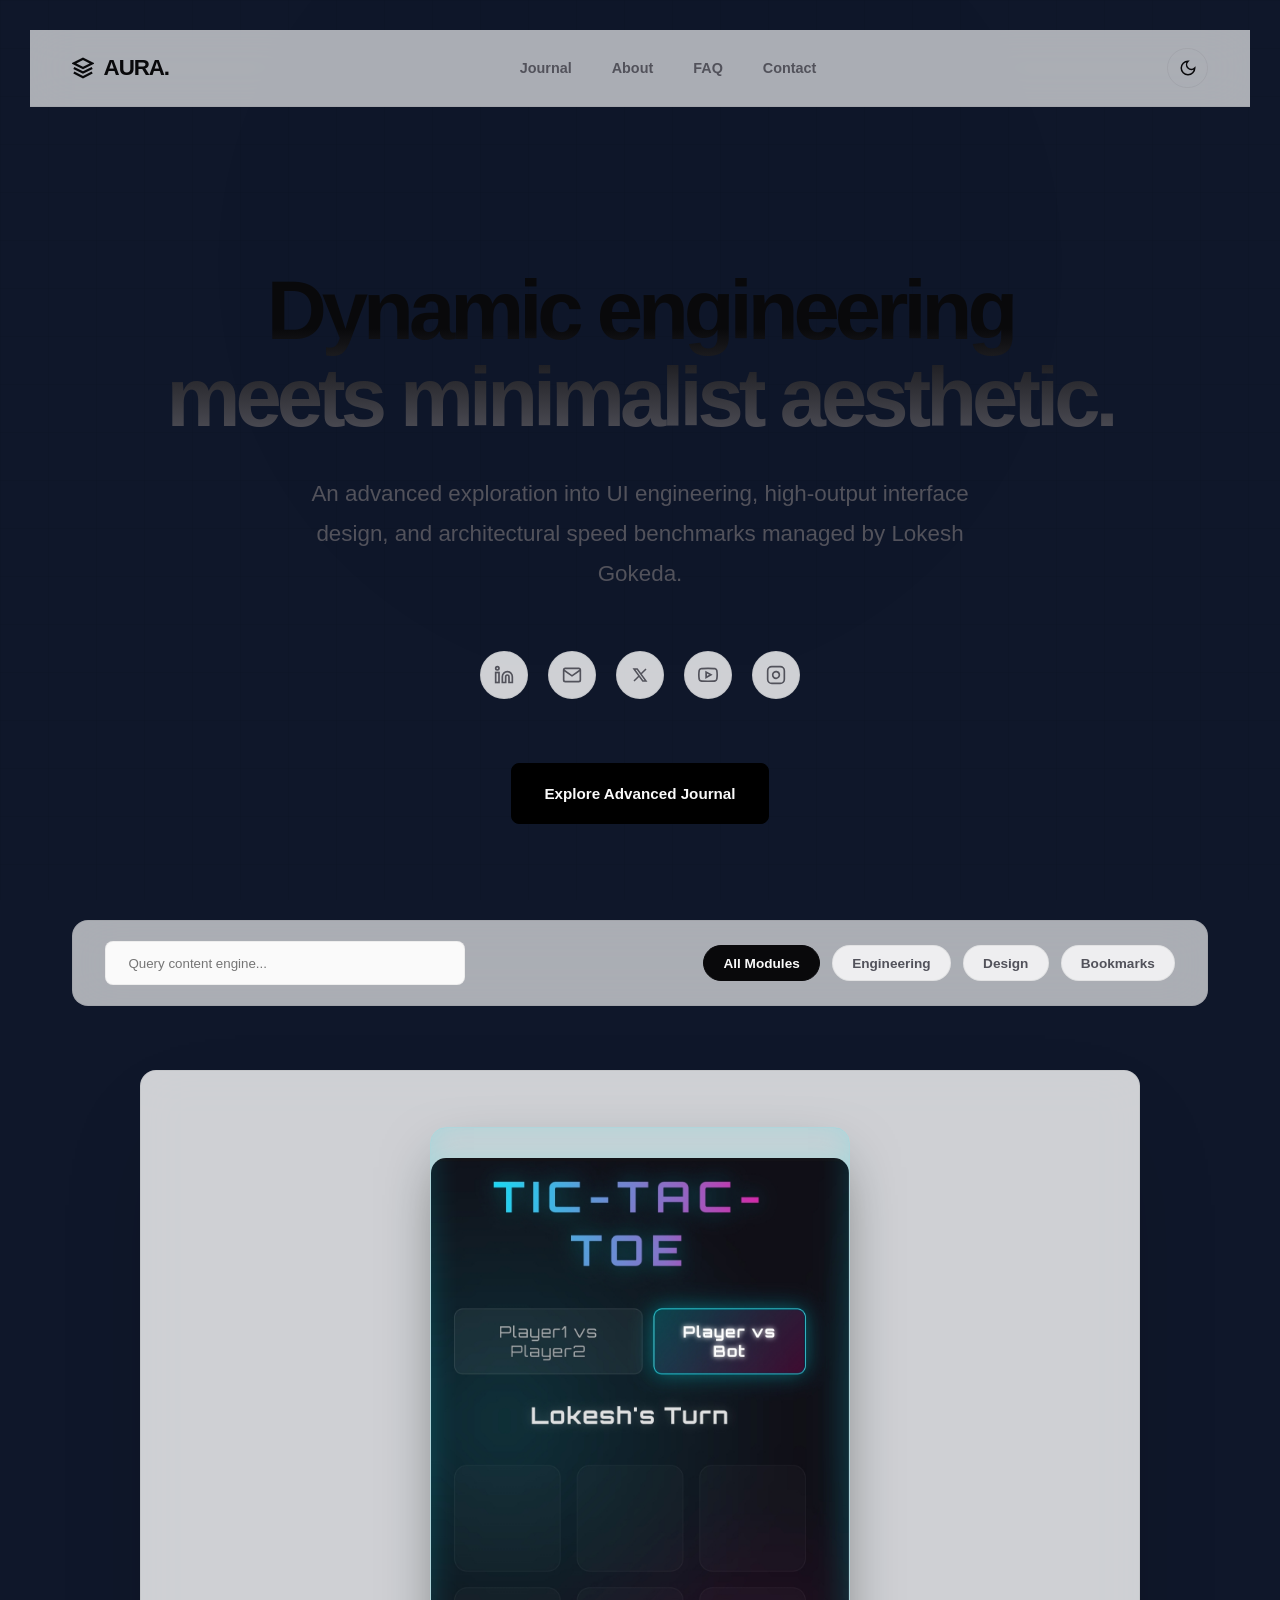
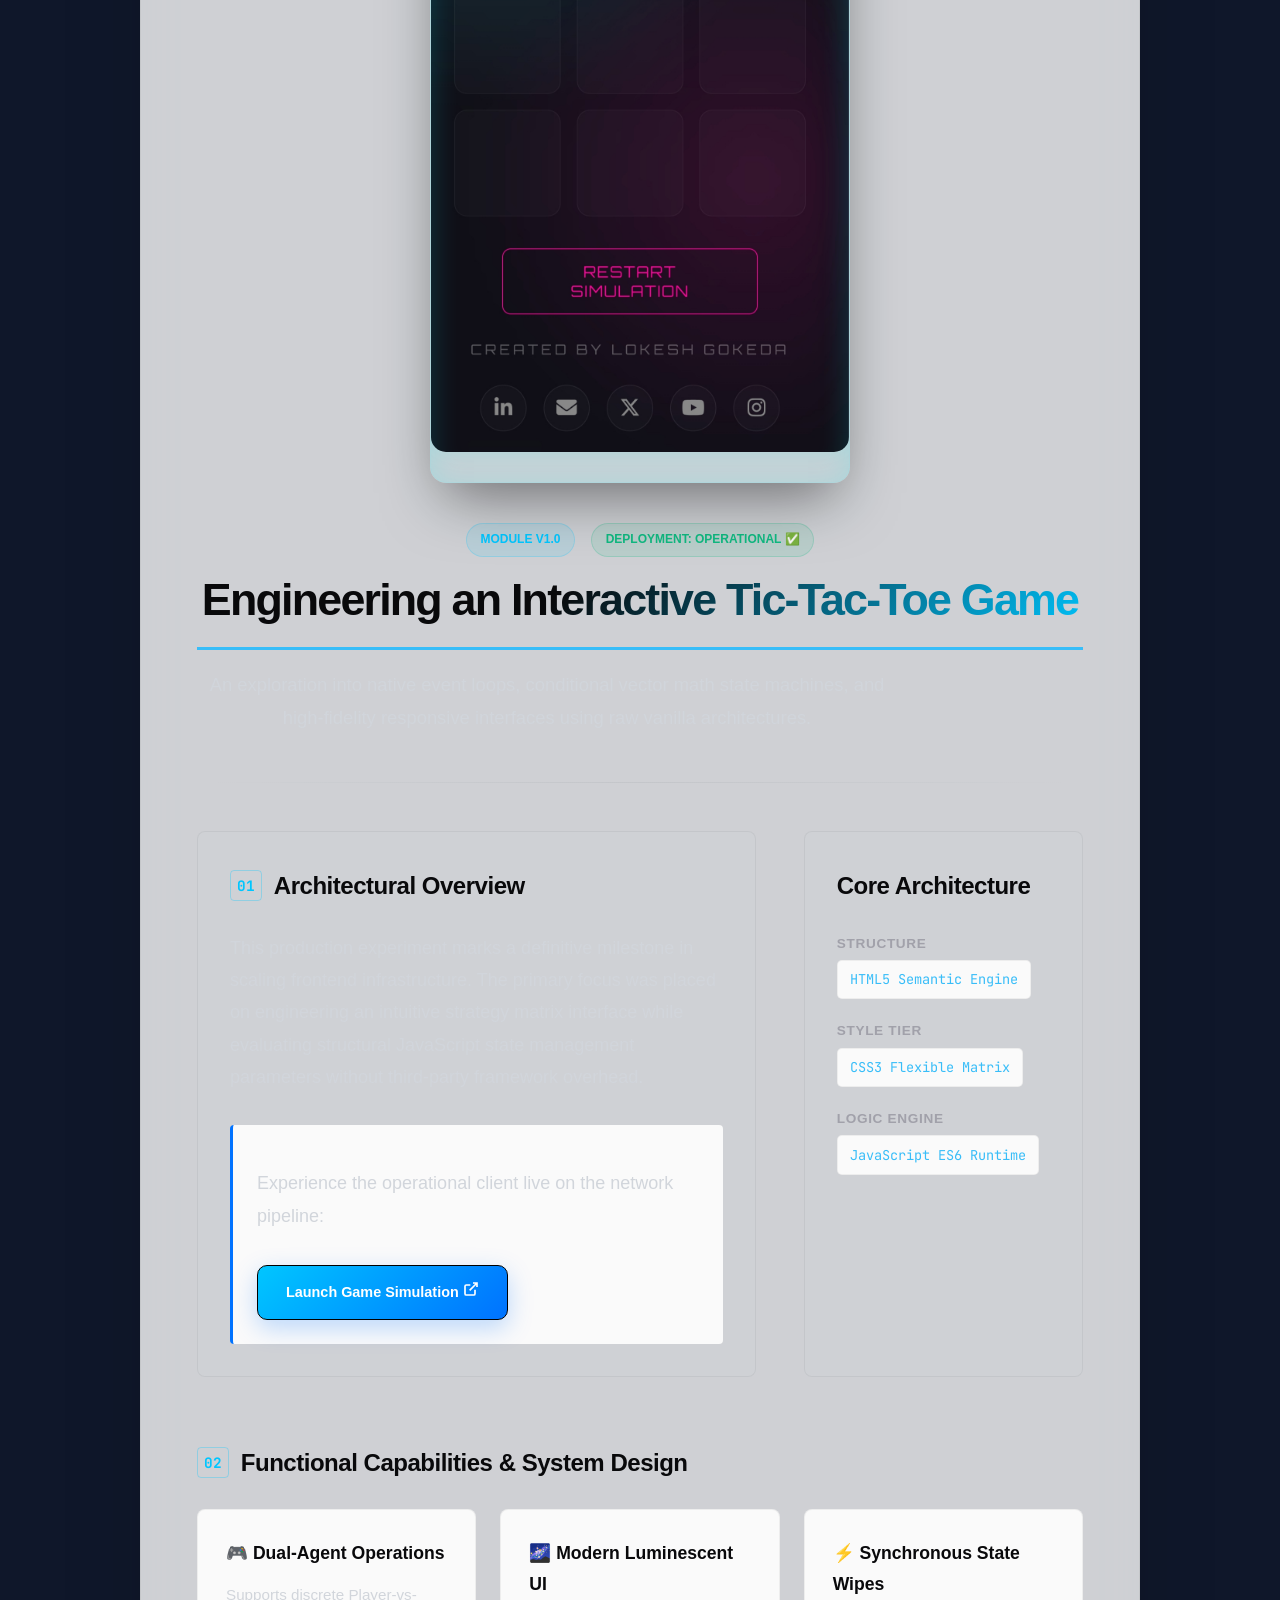
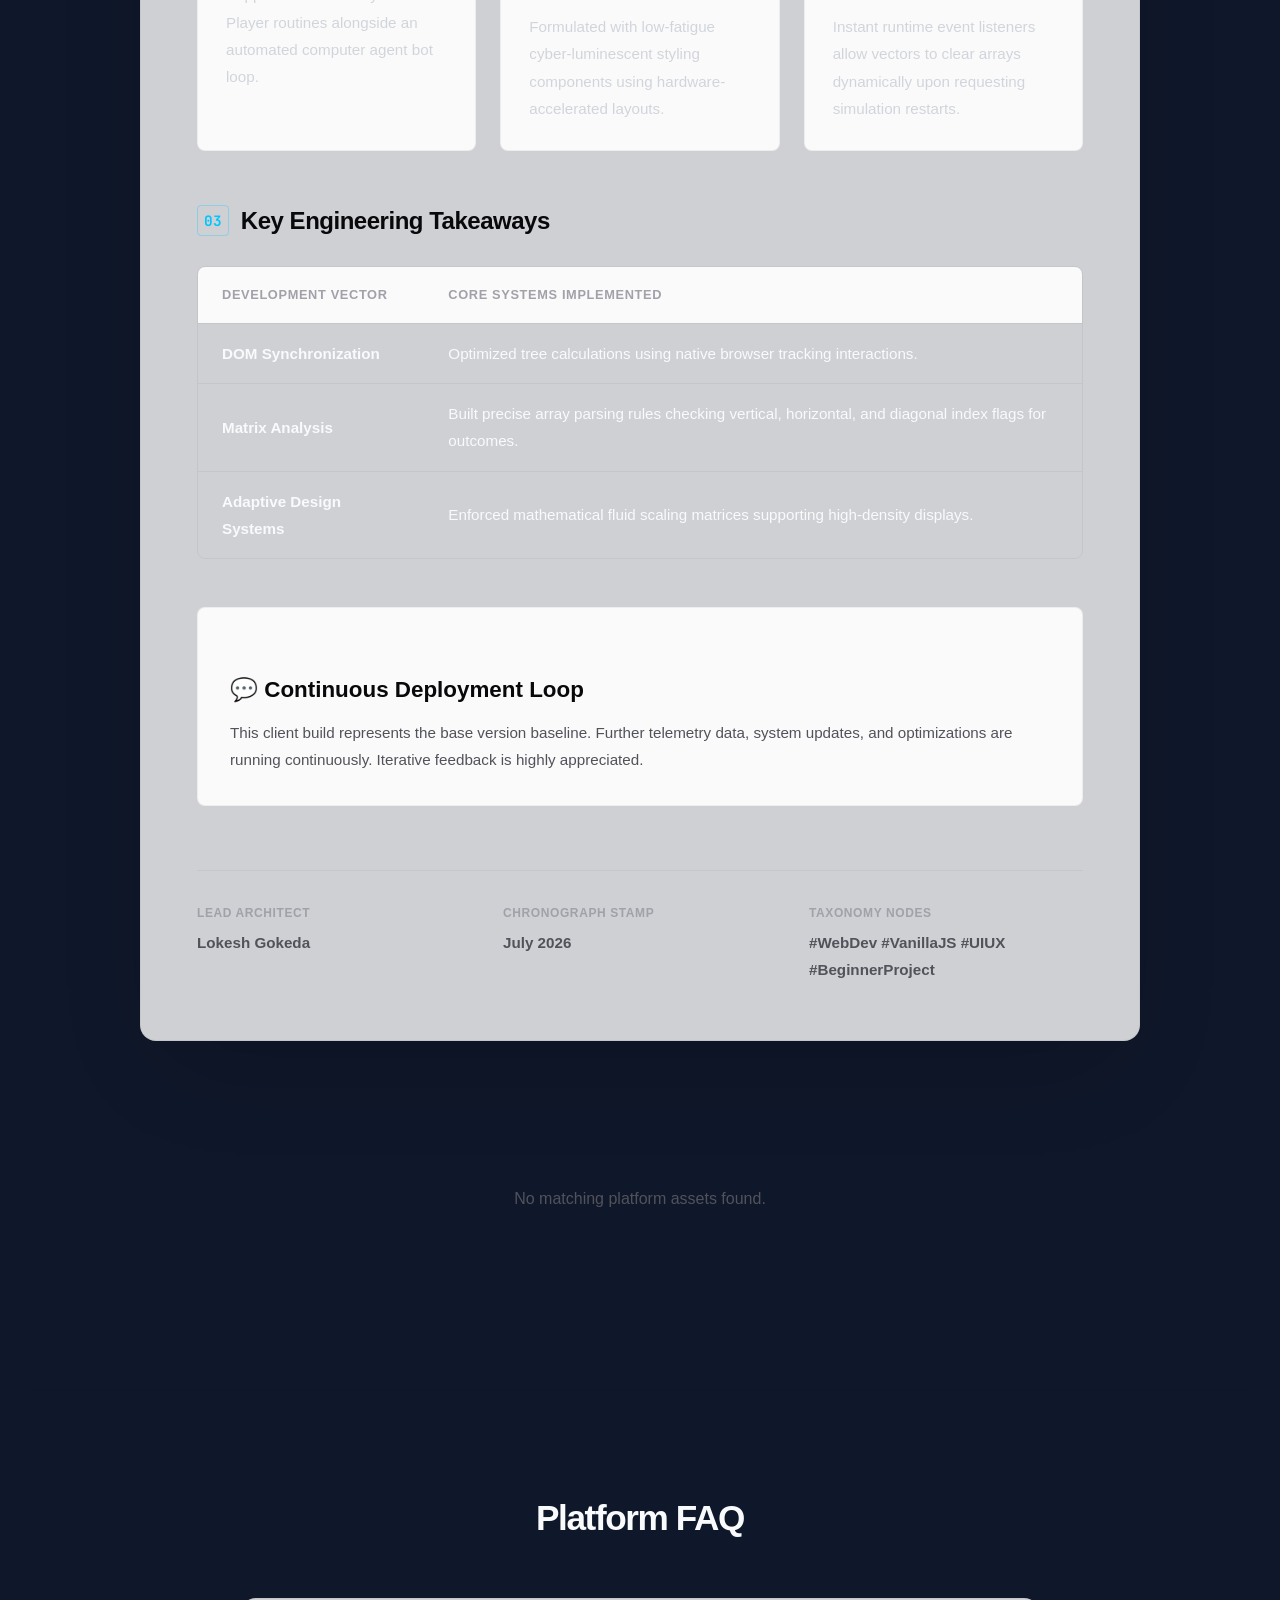
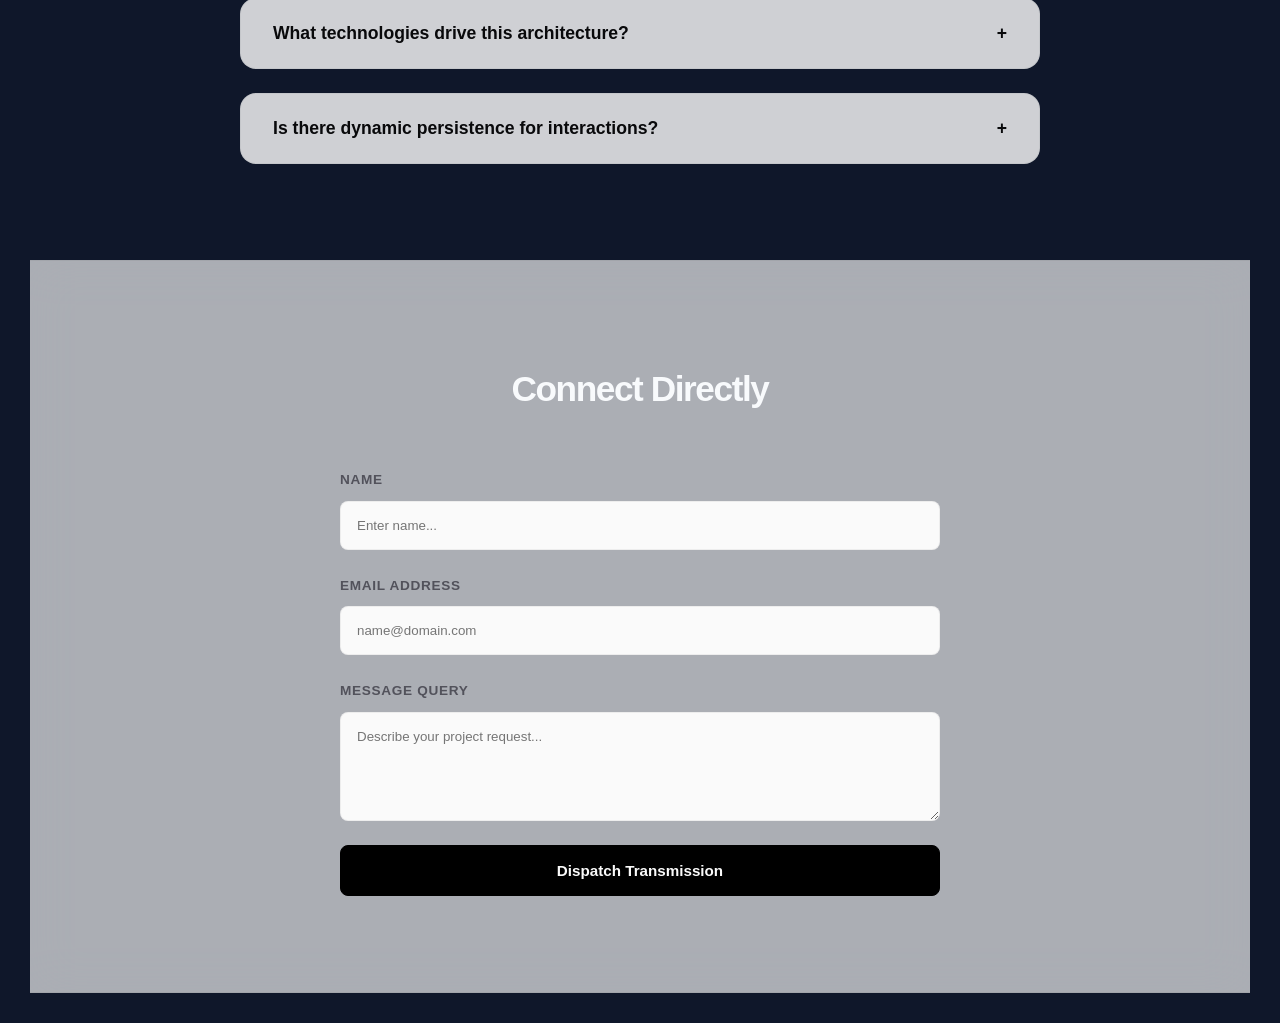
<file: index.html>
<!DOCTYPE html>
<html lang="en" data-theme="light">
<head>
    <meta charset="UTF-8">
    <meta name="viewport" content="width=device-width, initial-scale=1.0">
    <title>Aura // Portfolio & Dynamic Engineering Journal</title>
    <link rel="stylesheet" href="style.css">
</head>
<body>

    <!-- Dynamic Glassmorphic Navigation -->
    <header class="site-header">
        <div class="container nav-container">
            <a href="index.html" class="logo">
                <svg width="22" height="22" viewBox="0 0 24 24" fill="none" stroke="currentColor" stroke-width="2.5"><path d="M12 2L2 7l10 5 10-5-10-5zM2 17l10 5 10-5M2 12l10 5 10-5"/></svg>
                AURA.
            </a>
            <nav>
                <ul class="nav-links">
                    <li><a href="index.html">Journal</a></li>
                    <li><a href="#about">About</a></li>
                    <li><a href="#faq">FAQ</a></li>
                    <li><a href="#contact">Contact</a></li>
                </ul>
            </nav>
            <div class="nav-actions">
                <button id="theme-toggle" class="theme-toggle-btn" aria-label="Toggle Theme">
                    <svg width="18" height="18" viewBox="0 0 24 24" fill="none" stroke="currentColor" stroke-width="2"><path d="M12 3a6 6 0 0 0 9 9 9 9 0 1 1-9-9Z"/></svg>
                </button>
            </div>
        </div>
    </header>

    <main class="container">
        <!-- Hero and Dynamic Social Matrix Link Connectors -->
        <section class="hero">
            <h1>Dynamic engineering <br>meets minimalist aesthetic.</h1>
            <p>An advanced exploration into UI engineering, high-output interface design, and architectural speed benchmarks managed by Lokesh Gokeda.</p>
            
            <div class="social-connect-bar">
                <a href="https://www.linkedin.com/in/lokesh-gokeda-b88436360?utm_source=share_via&utm_content=profile&utm_medium=member_android" target="_blank" class="social-icon-link" aria-label="LinkedIn">
                    <svg width="20" height="20" viewBox="0 0 24 24" fill="none" stroke="currentColor" stroke-width="2"><path d="M16 8a6 6 0 0 1 6 6v7h-4v-7a2 2 0 0 0-2-2 2 2 0 0 0-2 2v7h-4v-7a6 6 0 0 1 6-6z"></path><rect x="2" y="9" width="4" height="12"></rect><circle cx="4" cy="4" r="2"></circle></svg>
                </a>
                <a href="mailto:lokeshgokeda2@gmail.com" class="social-icon-link" aria-label="Email">
                    <svg width="20" height="20" viewBox="0 0 24 24" fill="none" stroke="currentColor" stroke-width="2"><path d="M4 4h16c1.1 0 2 .9 2 2v12c0 1.1-.9 2-2 2H4c-1.1 0-2-.9-2-2V6c0-1.1.9-2 2-2z"></path><polyline points="22,6 12,13 2,6"></polyline></svg>
                </a>
                <a href="https://x.com/LOKESHGOKEDA" target="_blank" class="social-icon-link" aria-label="Twitter">
                    <svg width="18" height="18" viewBox="0 0 24 24" fill="none" stroke="currentColor" stroke-width="2"><path d="M4 4l11.733 16h4.267l-11.733 -16z M4 20l6.768 -6.768 M20 4l-6.768 6.768"/></svg>
                </a>
                <a href="https://youtube.com/@lokeshgokeda-j9b?si=WblMGaC1b5l6tPfF" target="_blank" class="social-icon-link" aria-label="YouTube">
                    <svg width="20" height="20" viewBox="0 0 24 24" fill="none" stroke="currentColor" stroke-width="2"><path d="M22.54 6.42a2.78 2.78 0 0 0-1.94-2C18.88 4 12 4 12 4s-6.88 0-8.6.46a2.78 2.78 0 0 0-1.94 2A29 29 0 0 0 1 11.75a29 29 0 0 0 .46 5.33A2.78 2.78 0 0 0 3.4 19c1.72.46 8.6.46 8.6.46s6.88 0 8.6-.46a2.78 2.78 0 0 0 1.94-2 29 29 0 0 0 .46-5.25 29 29 0 0 0-.46-5.33z"></path><polygon points="9.75 15.02 15.5 11.75 9.75 8.48 9.75 15.02"></polygon></svg>
                </a>
                <a href="https://www.instagram.com/alwayslokesh007?igsh=cTdnNnQ3dXBudnQ0" target="_blank" class="social-icon-link" aria-label="Instagram">
                    <svg width="20" height="20" viewBox="0 0 24 24" fill="none" stroke="currentColor" stroke-width="2"><rect x="2" y="2" width="20" height="20" rx="5" ry="5"></rect><path d="M16 11.37A4 4 0 1 1 12.63 8 4 4 0 0 1 16 11.37z"></path><line x1="17.5" y1="6.5" x2="17.51" y2="6.5"></line></svg>
                </a>
            </div>

            <a href="#journal-grid" class="btn btn-primary">Explore Advanced Journal</a>
        </section>

        <!-- Advanced Search Filter Mechanics Panel -->
        <section id="journal-grid" class="search-filter-controls">
            <div class="search-wrapper">
                <input type="text" id="search-input" placeholder="Query content engine...">
            </div>
            <div class="category-pills">
                <button class="pill-btn active" data-category="all">All Modules</button>
                <button class="pill-btn" data-category="engineering">Engineering</button>
                <button class="pill-btn" data-category="design">Design</button>
                <button class="pill-btn" data-category="bookmarks">Bookmarks</button>
            </div>
        </section>

        <!-- Premium Node Project Feature -->
        <div class="blog-post professional-node">
            <div class="node-hero-showcase">
                <div class="game-mockup-wrapper">
                    <img src="Tik.jpg" alt="Tic-Tac-Toe High Output Simulation Interface" class="neon-ui-mockup" loading="lazy">
                    <div class="glow-layer"></div>
                </div>
                
                <div class="node-header-meta">
                    <span class="badge-accent">Module v1.0</span>
                    <span class="badge-status status-complete">Deployment: Operational ✅</span>
                </div>
                
                <h1 class="gradient-title">Engineering an Interactive Tic-Tac-Toe Game</h1>
                <p class="node-lead">
                    An exploration into native event loops, conditional vector math state machines, and high-fidelity responsive interfaces using raw vanilla architectures.
                </p>
            </div>

            <hr class="section-divider">

            <div class="node-grid-layout">
                <div class="grid-card main-desc">
                    <h2><span class="step-num">01</span> Architectural Overview</h2>
                    <p>
                        This production experiment marks a definitive milestone in scaling frontend infrastructure. The primary focus was placed on engineering an intuitive strategy matrix interface while evaluating structural JavaScript state management parameters without third-party framework overhead.
                    </p>
                    <div class="interactive-cta-box">
                        <p>Experience the operational client live on the network pipeline:</p>
                        <a href="https://lokeshgokeda.github.io/Tic-tac-toe-/" target="_blank" class="btn btn-primary premium-neon-btn">
                            Launch Game Simulation
                            <svg width="16" height="16" viewBox="0 0 24 24" fill="none" stroke="currentColor" stroke-width="2.5"><path d="M18 13v6a2 2 0 0 1-2 2H5a2 2 0 0 1-2-2V8a2 2 0 0 1 2-2h6M15 3h6v6M10 14L21 3"/></svg>
                        </a>
                    </div>
                </div>

                <div class="grid-card tech-stack">
                    <h2>Core Architecture</h2>
                    <ul class="spec-matrix-list">
                        <li><span class="spec-label">Structure</span> <code class="tech-tag">HTML5 Semantic Engine</code></li>
                        <li><span class="spec-label">Style Tier</span> <code class="tech-tag">CSS3 Flexible Matrix</code></li>
                        <li><span class="spec-label">Logic Engine</span> <code class="tech-tag">JavaScript ES6 Runtime</code></li>
                    </ul>
                </div>
            </div>

            <div class="node-section">
                <h2><span class="step-num">02</span> Functional Capabilities & System Design</h2>
                <div class="features-flex-grid">
                    <div class="feature-node-box">
                        <h3>🎮 Dual-Agent Operations</h3>
                        <p>Supports discrete Player-vs-Player routines alongside an automated computer agent bot loop.</p>
                    </div>
                    <div class="feature-node-box">
                        <h3>🌌 Modern Luminescent UI</h3>
                        <p>Formulated with low-fatigue cyber-luminescent styling components using hardware-accelerated layouts.</p>
                    </div>
                    <div class="feature-node-box">
                        <h3>⚡ Synchronous State Wipes</h3>
                        <p>Instant runtime event listeners allow vectors to clear arrays dynamically upon requesting simulation restarts.</p>
                    </div>
                </div>
            </div>

            <div class="node-section" style="margin-top: 3rem;">
                <h2><span class="step-num">03</span> Key Engineering Takeaways</h2>
                <div class="knowledge-table-wrapper">
                    <table class="pro-metric-table">
                        <thead>
                            <tr>
                                <th>Development Vector</th>
                                <th>Core Systems Implemented</th>
                            </tr>
                        </thead>
                        <tbody>
                            <tr>
                                <td><strong>DOM Synchronization</strong></td>
                                <td>Optimized tree calculations using native browser tracking interactions.</td>
                            </tr>
                            <tr>
                                <td><strong>Matrix Analysis</strong></td>
                                <td>Built precise array parsing rules checking vertical, horizontal, and diagonal index flags for outcomes.</td>
                            </tr>
                            <tr>
                                <td><strong>Adaptive Design Systems</strong></td>
                                <td>Enforced mathematical fluid scaling matrices supporting high-density displays.</td>
                            </tr>
                        </tbody>
                    </table>
                </div>
            </div>

            <div class="interactive-feedback-callout" style="margin-top: 3rem; background: var(--bg-main); padding: 2rem; border-radius: var(--radius-sm); border: 1px solid var(--border);">
                <h3 style="margin-bottom: 0.5rem; color: var(--text-primary);">💬 Continuous Deployment Loop</h3>
                <p style="font-size: 0.95rem; color: var(--text-secondary); margin: 0;">This client build represents the base version baseline. Further telemetry data, system updates, and optimizations are running continuously. Iterative feedback is highly appreciated.</p>
            </div>

            <footer class="node-footer-meta-grid">
                <div class="meta-block">
                    <span class="meta-title">Lead Architect</span>
                    <span class="meta-value">Lokesh Gokeda</span>
                </div>
                <div class="meta-block">
                    <span class="meta-title">Chronograph Stamp</span>
                    <span class="meta-value">July 2026</span>
                </div>
                <div class="meta-block">
                    <span class="meta-title">Taxonomy Nodes</span>
                    <span class="meta-value">#WebDev #VanillaJS #UIUX #BeginnerProject</span>
                </div>
            </footer>
        </div>

        <!-- Main Dynamic Blog Cards Grid Container -->
        <section class="blog-grid" id="posts-container"></section>
    </main>

    <!-- Unified FAQ Section Accordion Layout -->
    <section class="faq-section" id="faq">
        <div class="container">
            <h2 style="text-align:center; font-size: 2.2rem; font-weight:800; letter-spacing:-0.04em;">Platform FAQ</h2>
            <div class="faq-grid">
                <div class="faq-item">
                    <button class="faq-trigger">What technologies drive this architecture? <span class="faq-icon">+</span></button>
                    <div class="faq-content">
                        <div class="faq-inner">This platform utilizes zero overhead framework libraries. It runs strictly on custom native elements, Hardware-accelerated CSS properties, local static JSON data connections, and modular Client-Side state caches.</div>
                    </div>
                </div>
                <div class="faq-item">
                    <button class="faq-trigger">Is there dynamic persistence for interactions? <span class="faq-icon">+</span></button>
                    <div class="faq-content">
                        <div class="faq-inner">Yes. Likes, article views, and custom bookmark states utilize native browser local storage nodes, offering instantly reactive states without needing high-latency server transactions.</div>
                    </div>
                </div>
            </div>
        </div>
    </section>

    <!-- Professional Contact Section Area -->
    <section class="contact-section" id="contact">
        <div class="container">
            <h2 style="text-align:center; font-size: 2.2rem; font-weight:800; letter-spacing:-0.04em;">Connect Directly</h2>
            <form id="pro-contact-form" class="contact-form">
                <div class="form-group">
                    <label for="form-name">Name</label>
                    <input type="text" id="form-name" required placeholder="Enter name...">
                </div>
                <div class="form-group">
                    <label for="form-email">Email Address</label>
                    <input type="email" id="form-email" required placeholder="name@domain.com">
                </div>
                <div class="form-group">
                    <label for="form-msg">Message Query</label>
                    <textarea id="form-msg" rows="5" required placeholder="Describe your project request..."></textarea>
                </div>
                <button type="submit" class="btn btn-primary" style="width: 100%;">Dispatch Transmission</button>
            </form>
        </div>
    </section>

    <script src="blog.js"></script>
    <script src="main.js"></script>
</body>
                        </html>
</file>
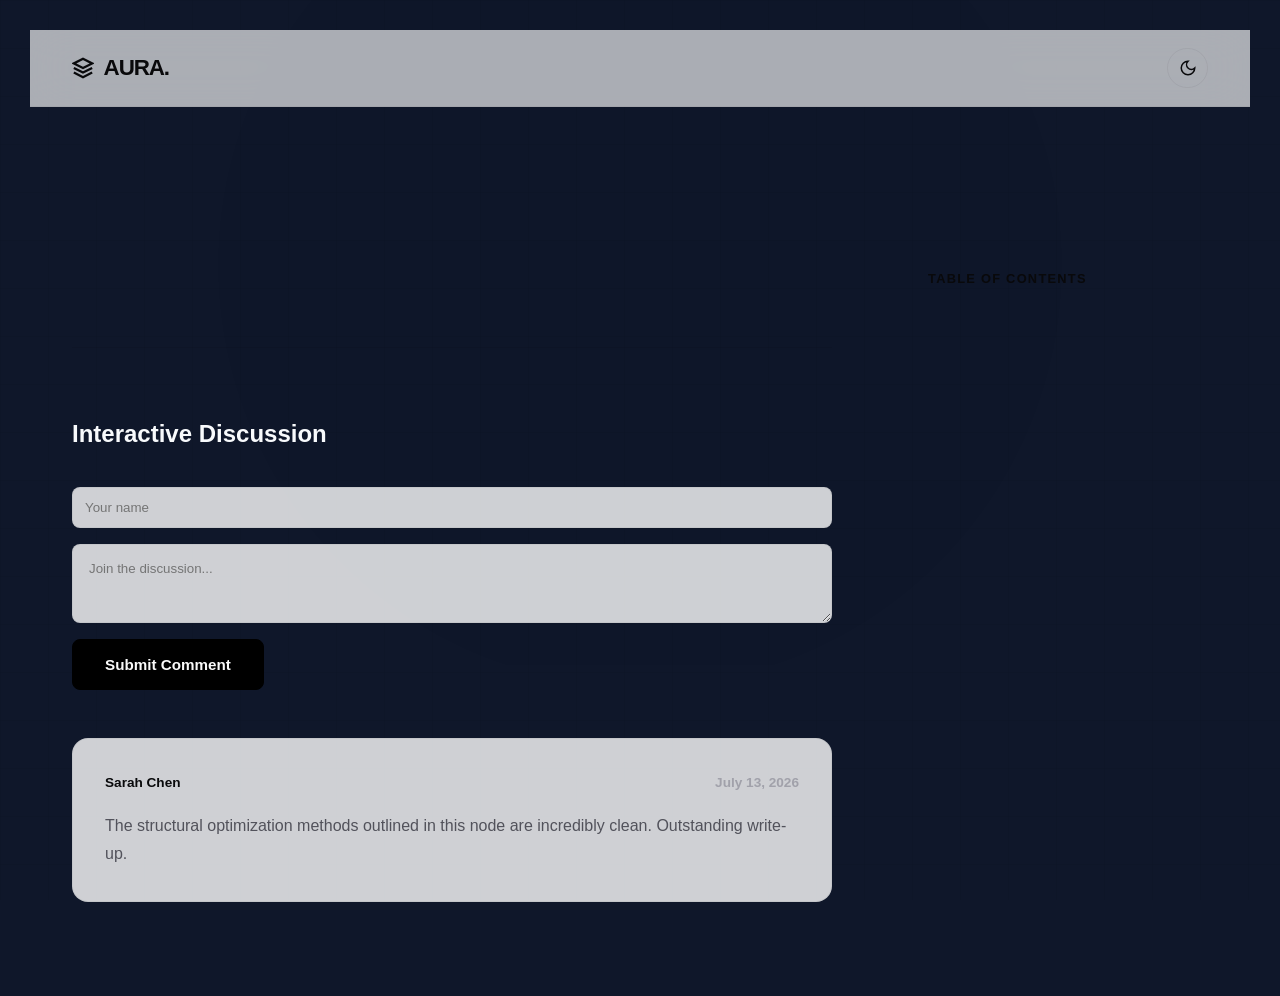
<file: post.html>
<!DOCTYPE html>
<html lang="en" data-theme="light">
<head>
    <meta charset="UTF-8">
    <meta name="viewport" content="width=device-width, initial-scale=1.0">
    <title>Reading Node // Aura</title>
    <link rel="stylesheet" href="style.css">
    <style>
        .reading-progress-bar {
            position: fixed; top: 76px; left: 0; height: 3px;
            background: var(--text-primary); width: 0%; z-index: 1001;
            transition: width 0.08s linear;
        }
    </style>
</head>
<body>

    <header class="site-header">
        <div class="container nav-container">
            <a href="index.html" class="logo">
                <svg width="22" height="22" viewBox="0 0 24 24" fill="none" stroke="currentColor" stroke-width="2.5"><path d="M12 2L2 7l10 5 10-5-10-5zM2 17l10 5 10-5M2 12l10 5 10-5"/></svg>
                AURA.
            </a>
            <div class="nav-actions">
                <button id="theme-toggle" class="theme-toggle-btn" aria-label="Toggle Theme">
                    <svg width="18" height="18" viewBox="0 0 24 24" fill="none" stroke="currentColor" stroke-width="2"><path d="M12 3a6 6 0 0 0 9 9 9 9 0 1 1-9-9Z"/></svg>
                </button>
            </div>
        </div>
    </header>

    <div class="reading-progress-bar" id="progress-indicator"></div>

    <main class="container">
        <article id="article-payload">
            <header class="post-header" id="post-header-target"></header>
            
            <div class="post-layout">
                <div>
                    <!-- Primary Content Container -->
                    <div class="post-body" id="post-body-target"></div>
                    
                    <!-- Advanced Interactive Comments UI -->
                    <section class="comments-container">
                        <h3 style="font-size: 1.5rem; font-weight:800; margin-bottom: 2rem;">Interactive Discussion</h3>
                        <form id="comment-form" class="comment-form-group" style="display:flex; flex-direction:column; gap:1rem;">
                            <input type="text" id="commenter-name" placeholder="Your name" required style="padding:0.75rem; border-radius:var(--radius-sm); border:1px solid var(--border); background:var(--bg-card); color:var(--text-primary);">
                            <textarea id="comment-body" rows="3" placeholder="Join the discussion..." required style="padding:1rem; border-radius:var(--radius-sm); border:1px solid var(--border); background:var(--bg-card); color:var(--text-primary); font-family:inherit;"></textarea>
                            <button type="submit" class="btn btn-primary" style="align-self:flex-start;">Submit Comment</button>
                        </form>
                        <div class="comment-list" id="comments-list-target"></div>
                    </section>
                </div>
                
                <aside class="post-sidebar">
                    <div class="toc-title">Table of Contents</div>
                    <nav id="toc-target">
                        <ul class="toc-list" id="toc-list-container"></ul>
                    </nav>
                </aside>
            </div>
        </article>
    </main>

    <script src="blog.js"></script>
    <script src="main.js"></script>
</body>
</html>
</file>
<file: style.css>
/* ==========================================================================
   AURA GOD-MODE DESIGN SYSTEM (style.css)
   ========================================================================== */

@import url('https://fonts.googleapis.com/css2?family=Plus+Jakarta+Sans:wght@300;400;500;600;700;800&family=JetBrains+Mono:wght@400;500&display=swap');

:root {
    --bg-main: #fafafa;
    --bg-surface: rgba(255, 255, 255, 0.65);
    --bg-card: rgba(255, 255, 255, 0.8);
    --text-primary: #09090b;
    --text-secondary: #52525b;
    --text-muted: #a1a1aa;
    --accent: #000000;
    --accent-glow: rgba(0, 0, 0, 0.02);
    --border: rgba(9, 9, 11, 0.05);
    --border-hover: rgba(9, 9, 11, 0.15);
    --glass-blur: blur(24px);
    
    --radius-sm: 8px;
    --radius-md: 16px;
    --radius-lg: 32px;
    --max-width: 1200px;
    --transition-premium: all 0.6s cubic-bezier(0.16, 1, 0.3, 1);
}

[data-theme="dark"] {
    --bg-main: #030303;
    --bg-surface: rgba(10, 10, 10, 0.5);
    --bg-card: rgba(18, 18, 18, 0.6);
    --text-primary: #f4f4f5;
    --text-secondary: #a1a1aa;
    --text-muted: #52525b;
    --accent: #ffffff;
    --accent-glow: rgba(255, 255, 255, 0.04);
    --border: rgba(255, 255, 255, 0.06);
    --border-hover: rgba(255, 255, 255, 0.18);
}

/* --- Base & Interactive Background Grid --- */
* {
    box-sizing: border-box;
    margin: 0;
    padding: 0;
}

html {
    scroll-behavior: smooth;
    font-size: 16px;
}

body {
    font-family: 'Plus Jakarta Sans', -apple-system, sans-serif;
    background-color: var(--bg-main);
    color: var(--text-primary);
    line-height: 1.7;
    -webkit-font-smoothing: antialiased;
    overflow-x: hidden;
    position: relative;
    transition: background-color 0.8s cubic-bezier(0.16, 1, 0.3, 1), color 0.8s cubic-bezier(0.16, 1, 0.3, 1);
}

/* --- Dynamic Background Matrix Grid & Light Gradient Leaks --- */
body::before {
    content: "";
    position: fixed;
    inset: 0;
    z-index: -2;
    background-image: 
        linear-gradient(var(--border) 1px, transparent 1px),
        linear-gradient(90deg, var(--border) 1px, transparent 1px);
    background-size: 48px 48px;
    opacity: 0.75;
    pointer-events: none;
}

body::after {
    content: "";
    position: fixed;
    top: -15%;
    left: 50%;
    transform: translateX(-50%);
    width: 1200px;
    height: 800px;
    z-index: -1;
    background: radial-gradient(circle, var(--accent-glow) 0%, transparent 65%);
    pointer-events: none;
}

.container {
    width: 100%;
    max-width: var(--max-width);
    margin: 0 auto;
    padding: 0 2rem;
}

/* --- Sticky Modern Navigation --- */
.site-header {
    position: sticky;
    top: 0;
    z-index: 1000;
    background: var(--bg-surface);
    backdrop-filter: var(--glass-blur);
    -webkit-backdrop-filter: var(--glass-blur);
    border-bottom: 1px solid var(--border);
    transition: var(--transition-premium);
}

.nav-container {
    display: flex;
    justify-content: space-between;
    align-items: center;
    height: 76px;
}

.logo {
    font-weight: 800;
    font-size: 1.4rem;
    letter-spacing: -0.05em;
    text-decoration: none;
    color: var(--text-primary);
    display: flex;
    align-items: center;
    gap: 0.6rem;
}

.nav-links {
    display: flex;
    gap: 2.5rem;
    list-style: none;
}

.nav-links a {
    text-decoration: none;
    color: var(--text-secondary);
    font-size: 0.9rem;
    font-weight: 600;
    transition: var(--transition-premium);
}

.nav-links a:hover { color: var(--text-primary); }

.nav-actions {
    display: flex;
    align-items: center;
    gap: 1.25rem;
}

.theme-toggle-btn, .action-icon-btn {
    background: none;
    border: 1px solid var(--border);
    cursor: pointer;
    color: var(--text-primary);
    padding: 0.65rem;
    border-radius: 50%;
    display: inline-flex;
    align-items: center;
    justify-content: center;
    transition: var(--transition-premium);
}

.theme-toggle-btn:hover, .action-icon-btn:hover {
    background: var(--text-primary);
    color: var(--bg-main);
    transform: scale(1.05);
}

/* --- Premium Hero Design --- */
.hero {
    padding: 10rem 0 6rem 0;
    text-align: center;
}

.hero h1 {
    font-size: clamp(3rem, 8vw, 5.2rem);
    font-weight: 800;
    letter-spacing: -0.06em;
    line-height: 1.05;
    margin-bottom: 2rem;
    background: linear-gradient(to bottom, var(--text-primary) 35%, var(--text-secondary));
    -webkit-background-clip: text;
    -webkit-text-fill-color: transparent;
}

.hero p {
    font-size: clamp(1.1rem, 2.5vw, 1.4rem);
    color: var(--text-secondary);
    max-width: 680px;
    margin: 0 auto 3.5rem auto;
}

/* --- Social Connector Array --- */
.social-connect-bar {
    display: flex;
    justify-content: center;
    align-items: center;
    gap: 1.25rem;
    flex-wrap: wrap;
    margin-bottom: 4rem;
}

.social-icon-link {
    display: inline-flex;
    align-items: center;
    justify-content: center;
    width: 48px;
    height: 48px;
    border-radius: 50%;
    border: 1px solid var(--border);
    background: var(--bg-card);
    color: var(--text-secondary);
    transition: var(--transition-premium);
}

.social-icon-link:hover {
    color: var(--text-primary);
    border-color: var(--text-primary);
    transform: translateY(-4px) scale(1.05);
    box-shadow: 0 10px 20px rgba(0, 0, 0, 0.05);
}

/* --- Premium Buttons & Micro-Interactions --- */
.btn {
    display: inline-flex;
    align-items: center;
    justify-content: center;
    padding: 1rem 2rem;
    font-size: 0.95rem;
    font-weight: 600;
    border-radius: var(--radius-sm);
    text-decoration: none;
    transition: var(--transition-premium);
    gap: 0.75rem;
    cursor: pointer;
    border: none;
}

.btn-primary {
    background-color: var(--accent);
    color: var(--bg-main);
    border: 1px solid var(--accent);
}

.btn-primary:hover {
    transform: translateY(-2px);
    box-shadow: 0 12px 24px rgba(0, 0, 0, 0.1);
}

/* --- Controller Panels --- */
.search-filter-controls {
    display: flex;
    flex-wrap: wrap;
    gap: 1.5rem;
    margin-bottom: 4rem;
    align-items: center;
    justify-content: space-between;
    background: var(--bg-surface);
    backdrop-filter: var(--glass-blur);
    padding: 1.25rem 2rem;
    border-radius: var(--radius-md);
    border: 1px solid var(--border);
}

.search-wrapper input {
    width: 360px;
    padding: 0.85rem 1.4rem;
    border: 1px solid var(--border);
    background: var(--bg-main);
    color: var(--text-primary);
    border-radius: var(--radius-sm);
    font-family: inherit;
    font-weight: 500;
    transition: var(--transition-premium);
}

.search-wrapper input:focus {
    outline: none;
    border-color: var(--text-primary);
}

.category-pills {
    display: flex;
    gap: 0.75rem;
    overflow-x: auto;
}

.pill-btn {
    padding: 0.6rem 1.2rem;
    border-radius: var(--radius-lg);
    border: 1px solid var(--border);
    background: var(--bg-card);
    color: var(--text-secondary);
    font-size: 0.85rem;
    font-weight: 600;
    cursor: pointer;
    transition: var(--transition-premium);
}

.pill-btn.active, .pill-btn:hover {
    background: var(--text-primary);
    color: var(--bg-main);
    border-color: var(--text-primary);
}

/* --- Premium Grid & Cards --- */
.blog-grid {
    display: grid;
    grid-template-columns: repeat(auto-fill, minmax(350px, 1fr));
    gap: 3rem;
    margin-bottom: 6rem;
}

.card {
    background: var(--bg-card);
    border-radius: var(--radius-md);
    border: 1px solid var(--border);
    overflow: hidden;
    transition: var(--transition-premium);
    display: flex;
    flex-direction: column;
    text-decoration: none;
    color: inherit;
    backdrop-filter: var(--glass-blur);
}

.card:hover {
    transform: translateY(-8px);
    border-color: var(--border-hover);
    box-shadow: 0 30px 60px -15px rgba(0, 0, 0, 0.1);
}

.card-img-wrapper {
    position: relative;
    width: 100%;
    padding-top: 56.25%;
    background: var(--border);
    overflow: hidden;
}

.card-img {
    position: absolute;
    top: 0;
    left: 0;
    width: 100%;
    height: 100%;
    object-fit: cover;
    transition: transform 1s cubic-bezier(0.16, 1, 0.3, 1);
}

.card:hover .card-img { transform: scale(1.05); }

.card-content {
    padding: 2.25rem;
    display: flex;
    flex-direction: column;
    flex-grow: 1;
}

.card-meta {
    font-size: 0.75rem;
    text-transform: uppercase;
    letter-spacing: 0.1em;
    font-weight: 700;
    color: var(--text-muted);
    margin-bottom: 1rem;
    display: flex;
    justify-content: space-between;
    align-items: center;
}

.card-title {
    font-size: 1.4rem;
    font-weight: 700;
    line-height: 1.35;
    margin-bottom: 0.85rem;
    letter-spacing: -0.02em;
    color: var(--text-primary);
}

.card-excerpt {
    font-size: 1rem;
    color: var(--text-secondary);
    display: -webkit-box;
    -webkit-line-clamp: 3;
    -webkit-box-orient: vertical;
    overflow: hidden;
    margin-bottom: 2rem;
}

.card-footer {
    margin-top: auto;
    display: flex;
    align-items: center;
    justify-content: space-between;
    font-size: 0.85rem;
    color: var(--text-secondary);
    border-top: 1px solid var(--border);
    padding-top: 1.25rem;
}

.btn-card-action {
    background: none;
    border: none;
    cursor: pointer;
    color: var(--text-muted);
    transition: var(--transition-premium);
}

.btn-card-action:hover, .btn-card-action.active {
    color: var(--text-primary);
}

/* --- Single Post Layout --- */
.post-layout {
    display: grid;
    grid-template-columns: 1fr 280px;
    gap: 6rem;
    padding: 4rem 0;
}

.post-header { max-width: 840px; margin: 6rem auto 3rem auto; }
.post-title { font-size: clamp(2.4rem, 6vw, 3.8rem); font-weight: 800; letter-spacing: -0.05em; line-height: 1.15; margin: 1.5rem 0; text-align: center; }
.post-hero-image { width: 100%; height: auto; max-height: 560px; object-fit: cover; border-radius: var(--radius-md); margin-bottom: 5rem; box-shadow: 0 40px 80px -20px rgba(0,0,0,0.15); }
.post-body { max-width: 800px; font-size: 1.2rem; line-height: 1.85; color: var(--text-secondary); }
.post-body p { margin-bottom: 2.25rem; }
.post-body h2 { color: var(--text-primary); margin: 3.5rem 0 1.5rem 0; font-size: 1.9rem; letter-spacing: -0.03em; font-weight: 700; }

/* Code Block Styling */
.code-container {
    position: relative;
    margin: 2rem 0;
    border-radius: var(--radius-sm);
    overflow: hidden;
    border: 1px solid var(--border);
}
.code-header {
    background: var(--bg-card);
    padding: 0.5rem 1rem;
    display: flex;
    justify-content: space-between;
    align-items: center;
    border-bottom: 1px solid var(--border);
    font-family: 'JetBrains Mono', monospace;
    font-size: 0.8rem;
    color: var(--text-secondary);
}
.copy-btn {
    background: none;
    border: none;
    cursor: pointer;
    color: var(--text-muted);
    font-size: 0.8rem;
    transition: var(--transition-premium);
}
.copy-btn:hover { color: var(--text-primary); }
pre {
    margin: 0;
    padding: 1.5rem;
    background: #09090b;
    overflow-x: auto;
}
code {
    font-family: 'JetBrains Mono', monospace;
    font-size: 0.95rem;
    color: #f4f4f5;
}

/* FAQ Accordion Styling */
.faq-section {
    padding: 6rem 0;
    border-top: 1px solid var(--border);
}
.faq-grid {
    max-width: 800px;
    margin: 3rem auto 0 auto;
    display: flex;
    flex-direction: column;
    gap: 1.5rem;
}
.faq-item {
    background: var(--bg-card);
    border: 1px solid var(--border);
    border-radius: var(--radius-md);
    overflow: hidden;
    transition: var(--transition-premium);
}
.faq-trigger {
    width: 100%;
    padding: 1.5rem 2rem;
    background: none;
    border: none;
    text-align: left;
    font-size: 1.1rem;
    font-weight: 700;
    color: var(--text-primary);
    cursor: pointer;
    display: flex;
    justify-content: space-between;
    align-items: center;
}
.faq-icon {
    transition: transform 0.4s ease;
}
.faq-content {
    max-height: 0;
    overflow: hidden;
    transition: max-height 0.4s ease;
}
.faq-inner {
    padding: 0 2rem 1.5rem 2rem;
    color: var(--text-secondary);
    font-size: 1rem;
}
.faq-item.active .faq-icon {
    transform: rotate(45deg);
}
.faq-item.active .faq-content {
    max-height: 200px;
}

/* Contact Form Styling */
.contact-section {
    padding: 6rem 0;
    background: var(--bg-surface);
    backdrop-filter: var(--glass-blur);
    border-top: 1px solid var(--border);
    border-bottom: 1px solid var(--border);
}
.contact-form {
    max-width: 600px;
    margin: 3rem auto 0 auto;
    display: flex;
    flex-direction: column;
    gap: 1.5rem;
}
.form-group {
    display: flex;
    flex-direction: column;
    gap: 0.5rem;
}
.form-group label {
    font-size: 0.85rem;
    font-weight: 700;
    text-transform: uppercase;
    letter-spacing: 0.05em;
    color: var(--text-secondary);
}
.form-group input, .form-group textarea {
    padding: 1rem;
    border: 1px solid var(--border);
    background: var(--bg-main);
    color: var(--text-primary);
    border-radius: var(--radius-sm);
    font-family: inherit;
    transition: var(--transition-premium);
}
.form-group input:focus, .form-group textarea:focus {
    outline: none;
    border-color: var(--text-primary);
}

/* Comments Section */
.comments-container {
    margin-top: 5rem;
    border-top: 1px solid var(--border);
    padding-top: 4rem;
}
.comment-form-group {
    margin-bottom: 3rem;
}
.comment-list {
    display: flex;
    flex-direction: column;
    gap: 2rem;
}
.comment-card {
    background: var(--bg-card);
    border: 1px solid var(--border);
    border-radius: var(--radius-md);
    padding: 2rem;
}
.comment-header {
    display: flex;
    justify-content: space-between;
    align-items: center;
    font-size: 0.85rem;
    margin-bottom: 1rem;
    font-weight: 600;
}

/* --- Sidebar --- */
.post-sidebar { position: sticky; top: 120px; height: fit-content; }
.toc-title { font-size: 0.8rem; text-transform: uppercase; letter-spacing: 0.1em; font-weight: 800; margin-bottom: 1.5rem; color: var(--text-primary); }
.toc-list { list-style: none; display: flex; flex-direction: column; gap: 0.9rem; border-left: 2px solid var(--border); padding-left: 1.25rem; }
.toc-list a { text-decoration: none; color: var(--text-muted); font-size: 0.9rem; transition: var(--transition-premium); display: block; }
.toc-list a.active, .toc-list a:hover { color: var(--text-primary); transform: translateX(4px); }

/* --- Responsive Adjustments --- */
@media (max-width: 968px) {
    .post-layout { grid-template-columns: 1fr; }
    .post-sidebar { display: none; }
    .search-filter-controls { flex-direction: column; align-items: flex-start; padding: 1.5rem; }
    .search-wrapper input { width: 100%; }
}
/* Google Font */
@import url('https://fonts.googleapis.com/css2?family=Poppins:wght@300;400;500;600;700;800&display=swap');

body{
    font-family:'Poppins',sans-serif;
    background:#0f172a;
    color:#f8fafc;
    line-height:1.8;
    margin:0;
    padding:30px;
}

.blog-post{
    max-width:900px;
    margin:auto;
    background:#111827;
    padding:40px;
    border-radius:20px;
    box-shadow:0 0 40px rgba(0,255,255,.08);
}

/* Main Title */

.blog-post h1{
    font-size:3rem;
    text-align:center;
    color:#38bdf8;
    margin-bottom:25px;
    border-bottom:3px solid #38bdf8;
    padding-bottom:20px;
}

/* Section Titles */

.blog-post h2{
    font-size:2rem;
    color:#60a5fa;
    margin-top:50px;
    padding-left:15px;
    border-left:6px solid #38bdf8;
}

/* Sub Heading */

.blog-post h3{
    font-size:1.4rem;
    color:#facc15;
    margin-top:30px;
}

/* Small Headings */

.blog-post h4,
.blog-post h5,
.blog-post h6{
    color:#c084fc;
    margin-top:25px;
}

/* Paragraph */

.blog-post p{
    font-size:18px;
    color:#d1d5db;
    margin:18px 0;
}

/* Lists */

.blog-post ul{
    margin:20px 0;
    padding-left:30px;
}

.blog-post li{
    margin:12px 0;
    font-size:17px;
}

/* Links */

.blog-post a{
    display:inline-block;
    margin-top:15px;
    background:linear-gradient(45deg,#00c6ff,#0072ff);
    color:white;
    text-decoration:none;
    padding:14px 28px;
    border-radius:10px;
    font-weight:600;
    transition:.3s;
}

.blog-post a:hover{
    transform:translateY(-4px);
    box-shadow:0 10px 25px rgba(0,114,255,.4);
}

/* Code */

code{
    background:#1e293b;
    color:#38bdf8;
    padding:3px 8px;
    border-radius:5px;
}

/* Image */

.blog-post img{
    width:100%;
    border-radius:15px;
    margin:30px 0;
    box-shadow:0 0 30px rgba(0,255,255,.2);
}

/* Responsive */

@media(max-width:768px){

.blog-post{
    padding:25px;
}

.blog-post h1{
    font-size:2.2rem;
}

.blog-post h2{
    font-size:1.7rem;
}

.blog-post p,
.blog-post li{
    font-size:16px;
}

   }
/* --- Professional Node Layout Extensions --- */
.professional-node {
    max-width: 1000px !important;
    margin: 4rem auto;
    background: var(--bg-card);
    border: 1px solid var(--border);
    border-radius: var(--radius-md);
    padding: 3.5rem !important;
    backdrop-filter: var(--glass-blur);
    box-shadow: 0 40px 100px -30px rgba(0, 0, 0, 0.2);
}

.node-hero-showcase {
    text-align: center;
    margin-bottom: 3rem;
}

.game-mockup-wrapper {
    position: relative;
    max-width: 420px;
    margin: 0 auto 2.5rem auto;
    border-radius: var(--radius-md);
    overflow: hidden;
    border: 1px solid rgba(0, 242, 254, 0.15);
    box-shadow: 0 25px 60px -15px rgba(0, 0, 0, 0.5);
}

.neon-ui-mockup {
    width: 100%;
    height: auto;
    display: block;
    transition: transform 0.8s ease;
}

.game-mockup-wrapper:hover .neon-ui-mockup {
    transform: scale(1.03);
}

.glow-layer {
    position: absolute;
    inset: 0;
    box-shadow: inset 0 0 30px rgba(0, 242, 254, 0.2);
    pointer-events: none;
}

.gradient-title {
    font-size: clamp(2rem, 5vw, 2.8rem) !important;
    font-weight: 800;
    letter-spacing: -0.04em;
    background: linear-gradient(135deg, var(--text-primary) 40%, #00c6ff);
    -webkit-background-clip: text;
    -webkit-text-fill-color: transparent;
    margin-bottom: 1rem !important;
    line-height: 1.2;
}

.node-lead {
    font-size: 1.15rem !important;
    color: var(--text-secondary);
    max-width: 700px;
    margin: 0 auto;
}

.node-header-meta {
    display: flex;
    justify-content: center;
    gap: 1rem;
    margin-bottom: 1rem;
}

.badge-accent, .badge-status {
    font-size: 0.75rem;
    font-weight: 700;
    text-transform: uppercase;
    padding: 0.35rem 0.85rem;
    border-radius: var(--radius-lg);
    border: 1px solid var(--border);
}

.badge-accent {
    background: rgba(0, 198, 255, 0.1);
    color: #00c6ff;
    border-color: rgba(0, 198, 255, 0.2);
}

.badge-status {
    background: rgba(16, 185, 129, 0.1);
    color: #10b981;
    border-color: rgba(16, 185, 129, 0.2);
}

.section-divider {
    border: 0;
    height: 1px;
    background: linear-gradient(90deg, transparent, var(--border), transparent);
    margin: 3rem 0;
}

/* Node Grid Layout */
.node-grid-layout {
    display: grid;
    grid-template-columns: 2fr 1fr;
    gap: 3rem;
    margin-bottom: 4rem;
}

.grid-card {
    background: rgba(255, 255, 255, 0.02);
    border: 1px solid var(--border);
    border-radius: var(--radius-sm);
    padding: 2rem;
}

.professional-node h2 {
    font-size: 1.5rem !important;
    font-weight: 700;
    color: var(--text-primary) !important;
    margin: 0 0 1.5rem 0 !important;
    letter-spacing: -0.02em;
    border: none !important;
    padding: 0 !important;
    display: flex;
    align-items: center;
    gap: 0.75rem;
}

.step-num {
    font-family: 'JetBrains Mono', monospace;
    font-size: 0.9rem;
    color: #00c6ff;
    border: 1px solid rgba(0, 198, 255, 0.3);
    padding: 0.1rem 0.4rem;
    border-radius: 4px;
}

.interactive-cta-box {
    margin-top: 2rem;
    padding: 1.5rem;
    background: var(--bg-main);
    border-left: 3px solid #0072ff;
    border-radius: 4px;
}

.premium-neon-btn {
    margin-top: 1rem;
    background: linear-gradient(135deg, #00c6ff 0%, #0072ff 100%) !important;
    color: white !important;
    font-size: 0.9rem !important;
    padding: 0.85rem 1.75rem !important;
    box-shadow: 0 8px 24px rgba(0, 114, 255, 0.25) !important;
}

.premium-neon-btn:hover {
    box-shadow: 0 12px 30px rgba(0, 198, 255, 0.45) !important;
}

.spec-matrix-list {
    list-style: none !important;
    padding: 0 !important;
}

.spec-matrix-list li {
    display: flex;
    flex-direction: column;
    margin-bottom: 1.25rem !important;
    font-size: 0.85rem !important;
}

.spec-label {
    color: var(--text-muted);
    font-weight: 600;
    margin-bottom: 0.25rem;
    text-transform: uppercase;
    letter-spacing: 0.05em;
}

.tech-tag {
    background: var(--bg-main) !important;
    border: 1px solid var(--border);
    padding: 0.4rem 0.75rem !important;
    font-size: 0.85rem !important;
    width: fit-content;
}

/* Feature Flex Grid */
.features-flex-grid {
    display: grid;
    grid-template-columns: repeat(auto-fit, minmax(260px, 1fr));
    gap: 1.5rem;
}

.feature-node-box {
    border: 1px solid var(--border);
    padding: 1.75rem;
    border-radius: var(--radius-sm);
    background: var(--bg-main);
    transition: var(--transition-premium);
}

.feature-node-box:hover {
    border-color: rgba(0, 198, 255, 0.4);
    transform: translateY(-2px);
}

.feature-node-box h3 {
    font-size: 1.1rem !important;
    margin-top: 0 !important;
    margin-bottom: 0.75rem !important;
    color: var(--text-primary) !important;
}

.feature-node-box p {
    font-size: 0.95rem !important;
    margin: 0 !important;
}

/* Table Design */
.knowledge-table-wrapper {
    overflow-x: auto;
    border: 1px solid var(--border);
    border-radius: var(--radius-sm);
}

.pro-metric-table {
    width: 100%;
    border-collapse: collapse;
    text-align: left;
    font-size: 0.95rem;
}

.pro-metric-table th, .pro-metric-table td {
    padding: 1rem 1.5rem;
    border-bottom: 1px solid var(--border);
}

.pro-metric-table th {
    background: var(--bg-main);
    color: var(--text-muted);
    font-weight: 700;
    text-transform: uppercase;
    font-size: 0.8rem;
    letter-spacing: 0.05em;
}

.pro-metric-table tr:last-child td {
    border-bottom: none;
}

/* Footer Metadata */
.node-footer-meta-grid {
    margin-top: 4rem;
    padding-top: 2rem;
    border-top: 1px solid var(--border);
    display: grid;
    grid-template-columns: repeat(auto-fit, minmax(180px, 1fr));
    gap: 2rem;
}

.meta-block {
    display: flex;
    flex-direction: column;
}

.meta-title {
    font-size: 0.75rem;
    text-transform: uppercase;
    color: var(--text-muted);
    font-weight: 700;
    letter-spacing: 0.05em;
    margin-bottom: 0.25rem;
}

.meta-value {
    font-size: 0.95rem;
    font-weight: 600;
    color: var(--text-secondary);
}

/* Responsive Overrides */
@media (max-width: 768px) {
    .professional-node {
        padding: 1.75rem !important;
    }
    .node-grid-layout {
        grid-template-columns: 1fr;
        gap: 1.5rem;
    }
}
</file>
